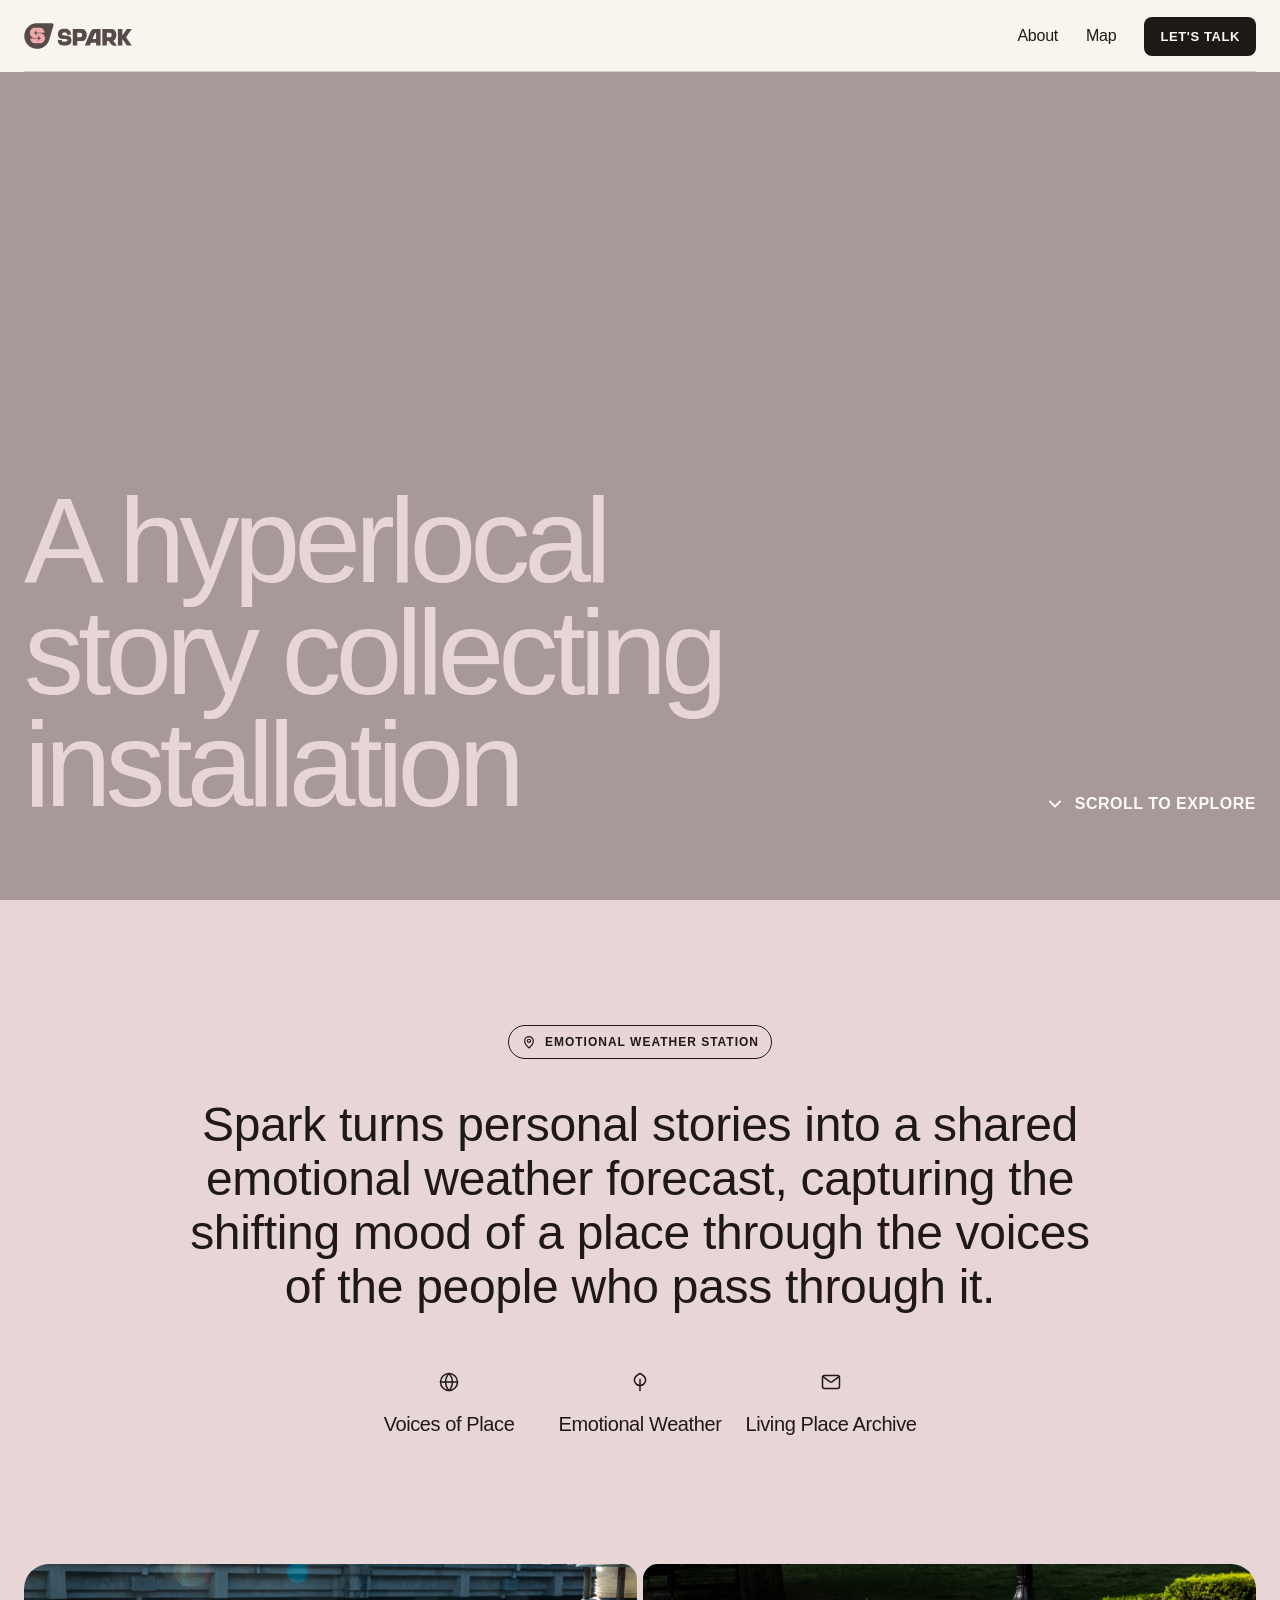
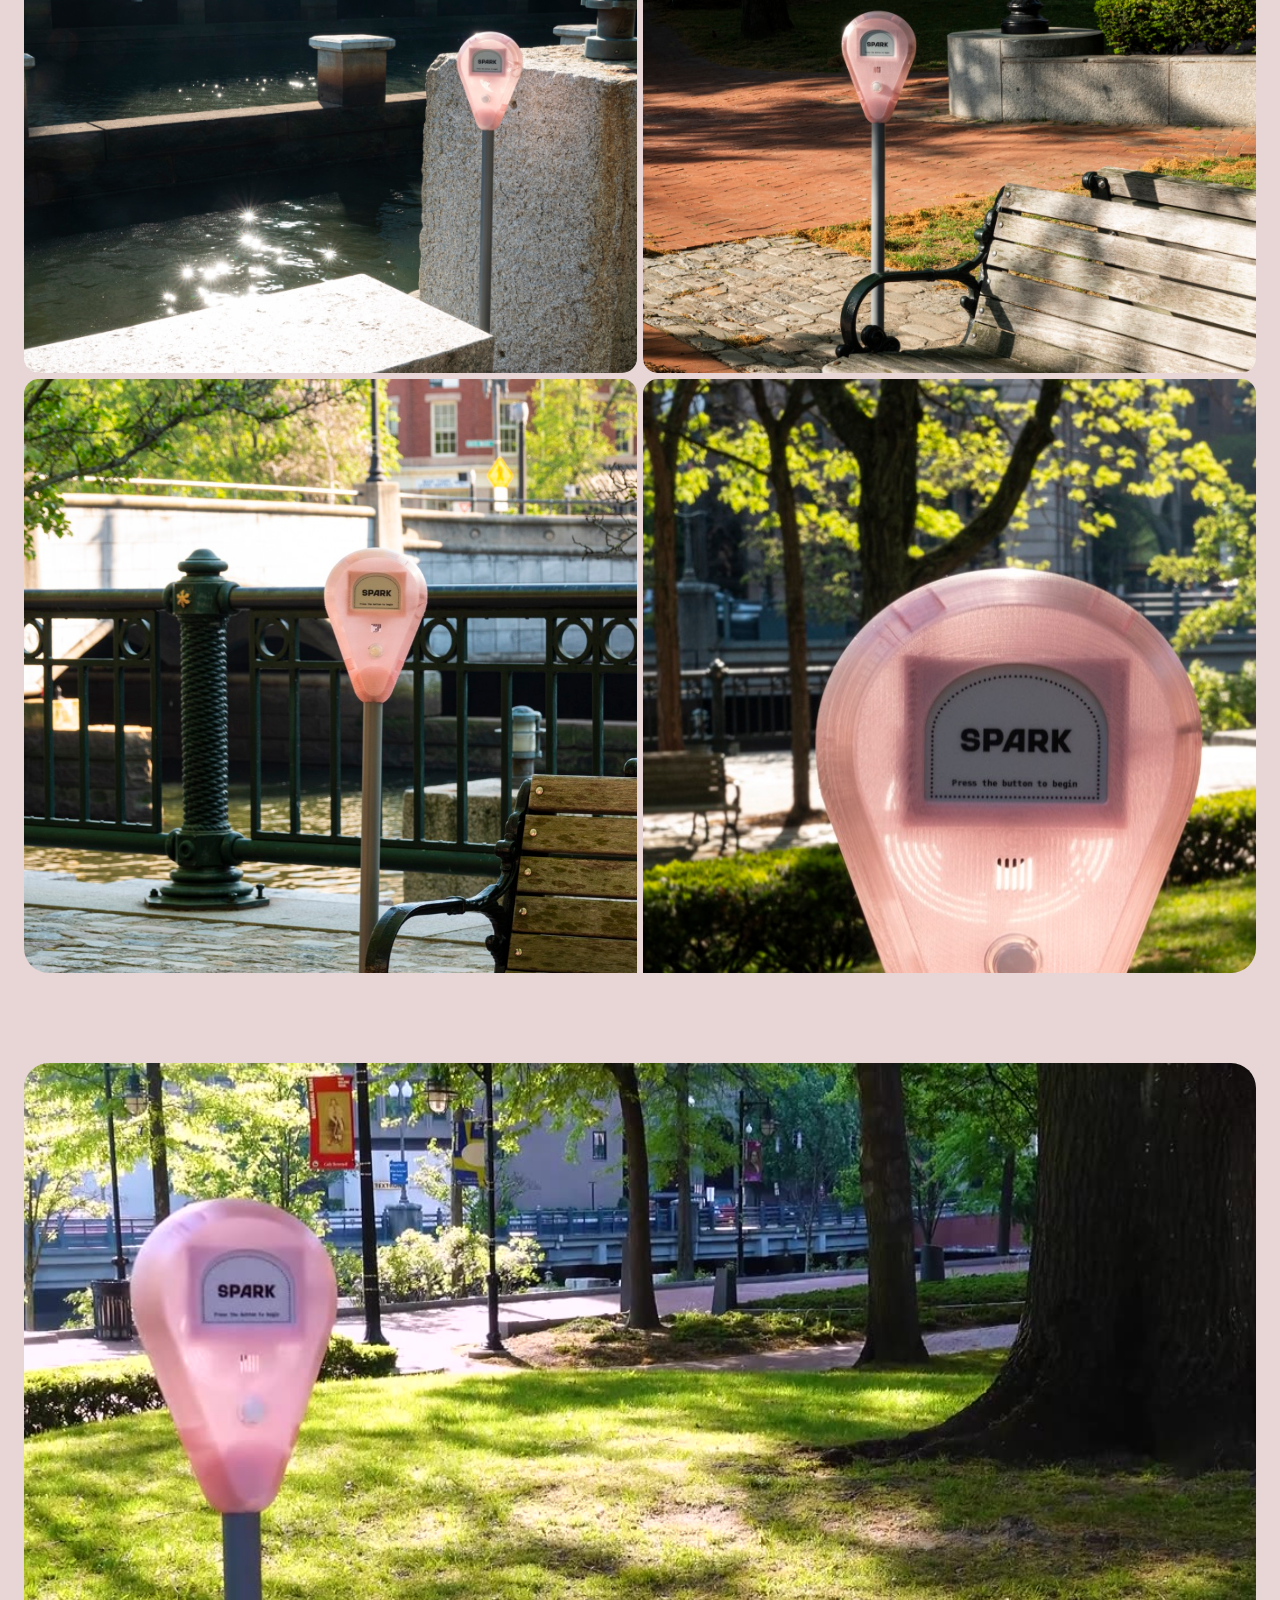
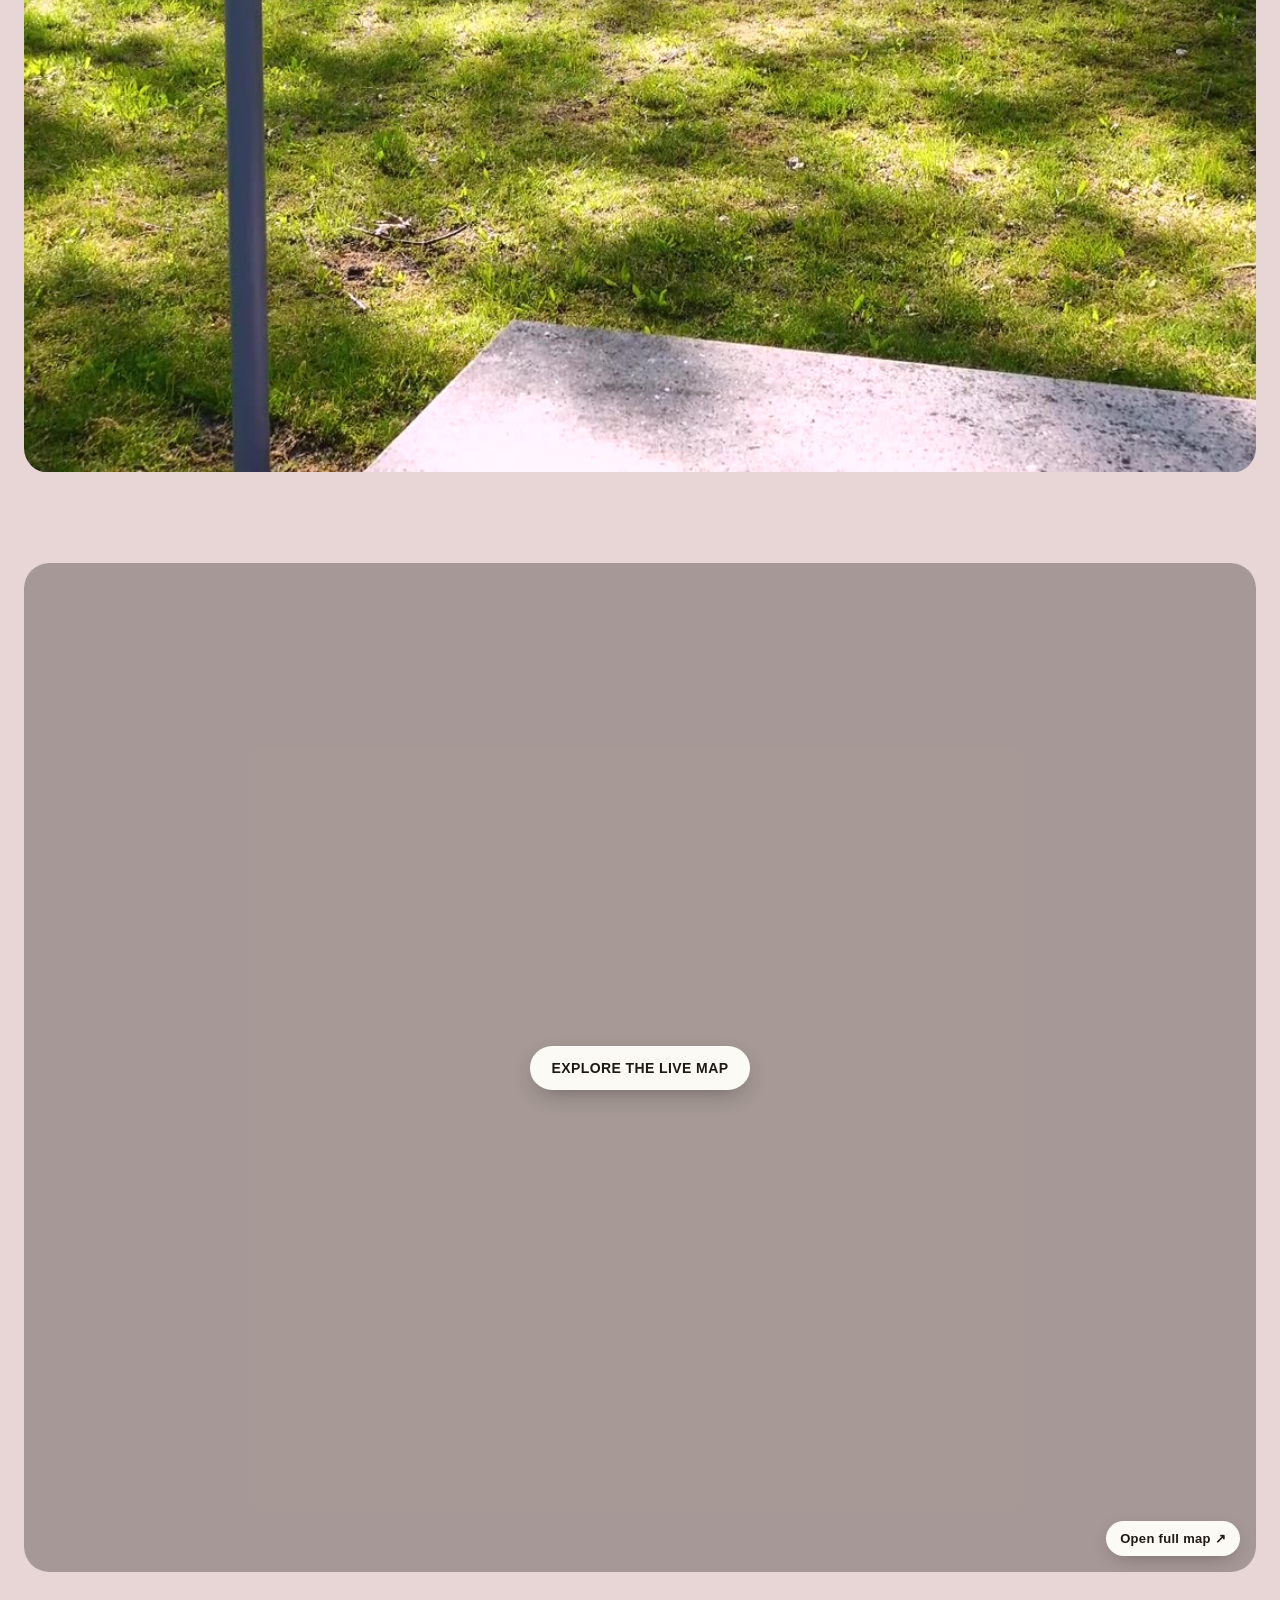
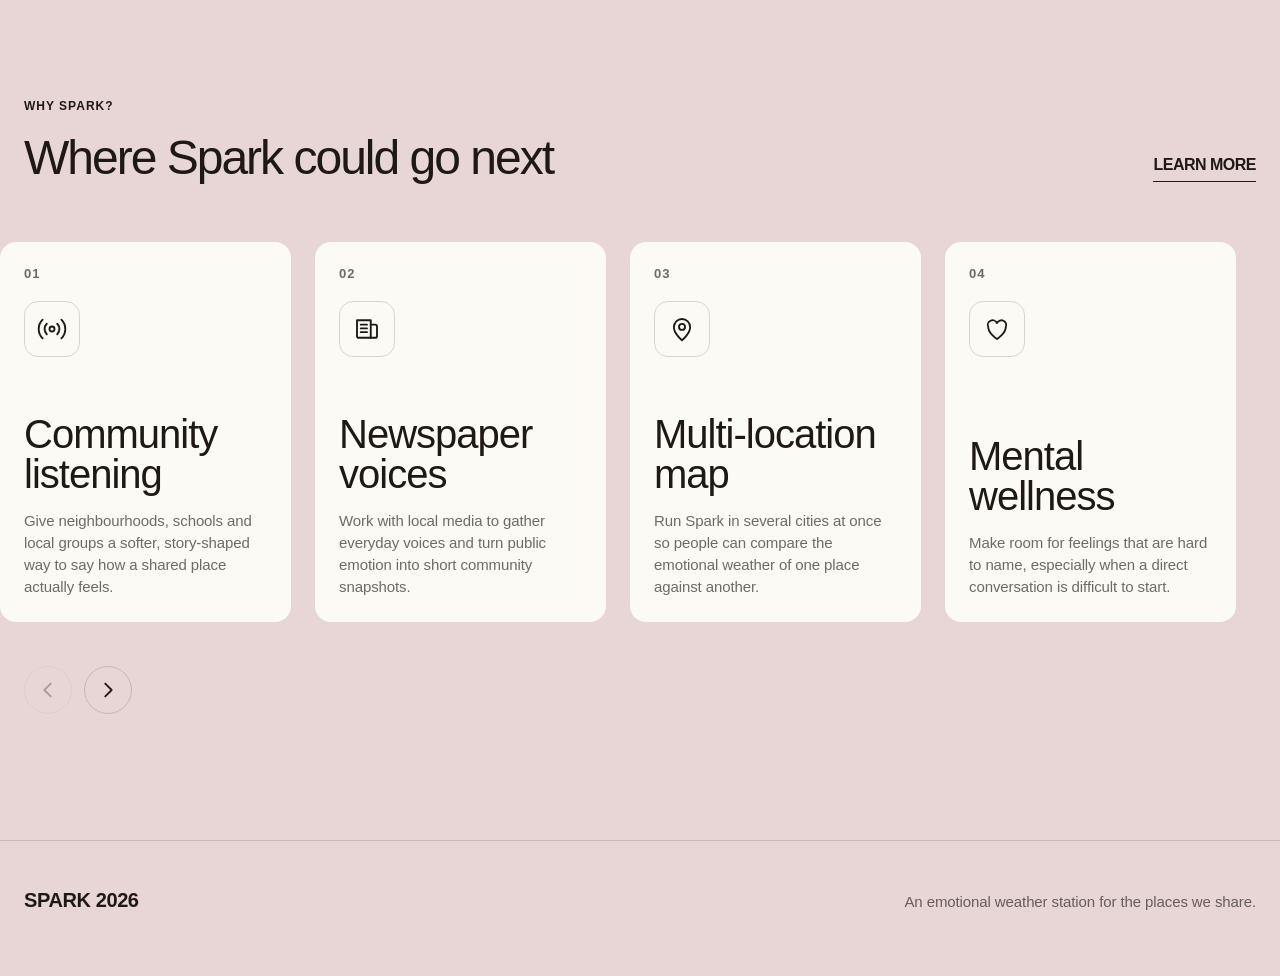
<file: index.html>
<!doctype html>
<html lang="en">
<head>
<meta charset="utf-8">
<meta name="viewport" content="width=device-width, initial-scale=1">
<title>Spark — A hyperlocal story collecting installation</title>
<meta name="description" content="Spark turns personal stories into a shared emotional weather forecast.">
<link rel="icon" href="assets/favicon.svg" type="image/svg+xml">
<link rel="icon" href="assets/favicon-32.png" sizes="32x32" type="image/png">
<link rel="apple-touch-icon" href="assets/apple-touch-icon.png">
<link rel="preconnect" href="https://api.fontshare.com">
<link href="https://api.fontshare.com/v2/css?f[]=switzer@400,500,600&display=swap" rel="stylesheet">
<link rel="stylesheet" href="css/styles.css?v=2">
</head>
<body>

<!-- ══ NAV ══ -->
<header class="nav" id="nav">
  <div class="nav__inner">
    <a class="logo" href="#top" aria-label="Spark home">
      <img src="assets/logo.svg" alt="Spark" width="913" height="219">
    </a>
    <nav class="nav__links">
      <a href="#about">About</a>
      <a href="#map">Map</a>
      <a class="btn btn--solid" href="contact.html">Let's talk</a>
    </nav>
  </div>
</header>

<main id="top">

  <!-- ══ HERO ══════════════════════════════════════════
       Geometry mirrors the original exactly:
       100vh · padding 140/24/80 · content bottom-anchored
       h1 120/112 · ls -6px · wrapper max-width 700px      -->
  <section class="hero">
    <!-- ASSET SLOT: hero video + poster -->
    <video class="hero__media" autoplay muted loop playsinline
           poster="https://framerusercontent.com/images/N6EC83Aw0u6Guzz19ta9KDjndY.png?width=1920">
      <source src="https://framerusercontent.com/assets/PdeyRzwEpdX1VOC1WxVpCm4r6E.mp4" type="video/mp4">
    </video>
    <div class="hero__scrim"></div>

    <div class="hero__inner">
      <div class="hero__row">
        <div class="hero__titleWrap">
          <h1 class="hero__title">A hyperlocal story collecting installation</h1>
        </div>
        <a class="hero__scroll" href="#about">
          <svg viewBox="0 0 24 24" fill="none" aria-hidden="true"><path d="M6 9l6 6 6-6" stroke="currentColor" stroke-width="2.2" stroke-linecap="round" stroke-linejoin="round"/></svg>
          <span>Scroll to explore</span>
        </a>
      </div>
    </div>
  </section>

  <!-- ══ SHEET ═════════════════════════════════════════
       Everything below the hero lives on this sheet. It is
       opaque and sits above the pinned hero, so scrolling
       slides it up over the video with rounded top corners. -->
  <div class="sheet">

  <!-- ══ STATEMENT ══ -->
  <section class="statement" id="about">
    <div class="wrap statement__inner">
      <p class="pill reveal">
        <svg viewBox="0 0 24 24" fill="none" stroke="currentColor" stroke-width="1.8"
             stroke-linecap="round" stroke-linejoin="round" aria-hidden="true">
          <path d="M12 21s6.5-5.4 6.5-10.5a6.5 6.5 0 1 0-13 0C5.5 15.6 12 21 12 21Z"/>
          <circle cx="12" cy="10.3" r="2.4"/>
        </svg>
        Emotional weather station
      </p>

      <h2 class="statement__text reveal">
        Spark turns personal stories into a shared emotional weather forecast,
        capturing the shifting mood of a place through the voices of the people
        who pass through it.
      </h2>

      <ul class="facets reveal">
        <li class="facet">
          <span class="facet__icon" aria-hidden="true">
            <svg viewBox="0 0 24 24" fill="none" stroke="currentColor" stroke-width="1.5"
                 stroke-linecap="round" stroke-linejoin="round">
              <circle cx="12" cy="12" r="8.5"/>
              <path d="M3.5 12h17"/>
              <path d="M12 3.5c2.2 2.3 3.4 5.3 3.4 8.5S14.2 18.2 12 20.5c-2.2-2.3-3.4-5.3-3.4-8.5S9.8 5.8 12 3.5Z"/>
            </svg>
          </span>
          Voices of Place
        </li>
        <li class="facet">
          <span class="facet__icon" aria-hidden="true">
            <svg viewBox="0 0 24 24" fill="none" stroke="currentColor" stroke-width="1.5"
                 stroke-linecap="round" stroke-linejoin="round">
              <path d="M12 3.5c3.4 1.6 5.6 3.4 5.6 6.4A5.6 5.6 0 0 1 12 15.5a5.6 5.6 0 0 1-5.6-5.6c0-3 2.2-4.8 5.6-6.4Z"/>
              <path d="M12 9.5v11"/>
            </svg>
          </span>
          Emotional Weather
        </li>
        <li class="facet">
          <span class="facet__icon" aria-hidden="true">
            <svg viewBox="0 0 24 24" fill="none" stroke="currentColor" stroke-width="1.5"
                 stroke-linecap="round" stroke-linejoin="round">
              <rect x="3.5" y="5.5" width="17" height="13" rx="2"/>
              <path d="m3.9 6.7 7.2 5.2a1.6 1.6 0 0 0 1.8 0l7.2-5.2"/>
            </svg>
          </span>
          Living Place Archive
        </li>
      </ul>
    </div>
  </section>

  <!-- ══ MEDIA PANELS ══ -->
  <section class="panels">

    <figure class="panel">
      <div class="panel__frame collage">
        <img src="assets/collage-1.jpg" alt="Spark installation beside the water" loading="lazy">
        <img src="assets/collage-2.jpg" alt="Spark installation next to a park bench" loading="lazy">
        <img src="assets/collage-3.jpg" alt="Spark installation among the trees" loading="lazy">
        <img src="assets/collage-4.jpg" alt="Spark installation, vertical view" loading="lazy">
      </div>
    </figure>

    <figure class="panel">
      <div class="panel__frame">
        <video autoplay muted loop playsinline poster="assets/panel-poster.jpg">
          <source src="assets/panel.mp4" type="video/mp4">
        </video>
      </div>
    </figure>

    <figure class="panel panel--map" id="map">
      <div class="panel__frame">
        <iframe class="mapEmbed"
                src="https://shellylyf.github.io/spark-map/"
                title="Spark — live emotional weather map"
                loading="lazy" allow="geolocation"
                referrerpolicy="no-referrer-when-downgrade"></iframe>

        <!-- Click-to-activate: keeps the map's scroll-zoom from
             hijacking the page scroll until the visitor opts in. -->
        <button class="mapGate" type="button">
          <span class="mapGate__label">Explore the live map</span>
        </button>

        <a class="mapEmbed__open" href="https://shellylyf.github.io/spark-map/"
           target="_blank" rel="noopener">Open full map &#8599;</a>
      </div>
    </figure>

  </section>

  <!-- ══ WHY SPARK / CAROUSEL ══ -->
  <section class="next">
    <div class="wrap next__head">
      <div>
        <p class="eyebrow reveal">Why Spark?</p>
        <h2 class="next__title reveal">Where Spark could go next</h2>
      </div>
      <a class="learn reveal" href="#">Learn more</a>
    </div>

    <div class="carousel">
      <div class="carousel__track" id="track"><!-- cards injected by js/main.js --></div>
      <div class="wrap carousel__nav">
        <button class="arrow" data-dir="-1" aria-label="Previous">
          <svg viewBox="0 0 24 24" fill="none"><path d="M15 5l-7 7 7 7" stroke="currentColor" stroke-width="2" stroke-linecap="round" stroke-linejoin="round"/></svg>
        </button>
        <button class="arrow" data-dir="1" aria-label="Next">
          <svg viewBox="0 0 24 24" fill="none"><path d="M9 5l7 7-7 7" stroke="currentColor" stroke-width="2" stroke-linecap="round" stroke-linejoin="round"/></svg>
        </button>
      </div>
    </div>
  </section>

  </div><!-- /.sheet -->
</main>

<footer class="foot">
  <div class="wrap foot__inner">
    <span class="logo__word">SPARK 2026</span>
    <p>An emotional weather station for the places we share.</p>
  </div>
</footer>

<script src="js/main.js?v=2"></script>
</body>
</html>
</file>
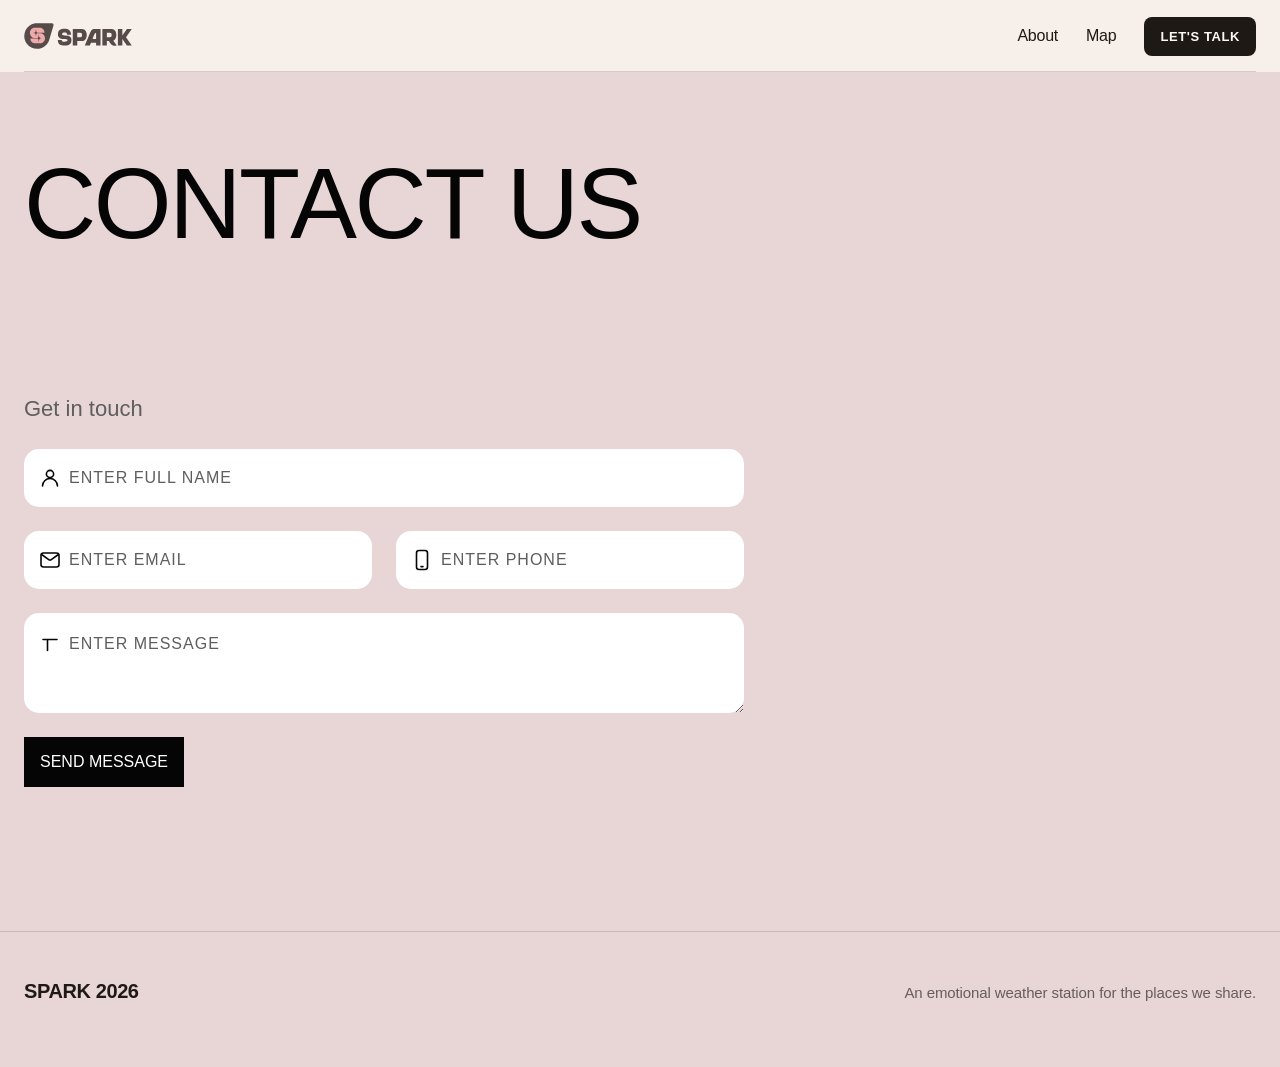
<file: contact.html>
<!doctype html>
<html lang="en">
<head>
<meta charset="utf-8">
<meta name="viewport" content="width=device-width, initial-scale=1">
<title>Contact — Spark</title>
<meta name="description" content="Get in touch with the Spark team.">
<link rel="icon" href="assets/favicon.svg" type="image/svg+xml">
<link rel="icon" href="assets/favicon-32.png" sizes="32x32" type="image/png">
<link rel="apple-touch-icon" href="assets/apple-touch-icon.png">
<link rel="preconnect" href="https://api.fontshare.com">
<link href="https://api.fontshare.com/v2/css?f[]=switzer@400,500,600&display=swap" rel="stylesheet">
<link rel="stylesheet" href="css/styles.css?v=2">
</head>
<body class="page-contact">

<header class="nav" id="nav">
  <div class="nav__inner">
    <a class="logo" href="index.html" aria-label="Spark home">
      <img src="assets/logo.svg" alt="Spark" width="913" height="219">
    </a>
    <nav class="nav__links">
      <a href="index.html#about">About</a>
      <a href="index.html#map">Map</a>
      <a class="btn btn--solid" href="contact.html" aria-current="page">Let's talk</a>
    </nav>
  </div>
</header>

<main class="contact">
  <div class="wrap">
    <h1 class="contact__title">Contact us</h1>

    <h2 class="contact__lede">Get in touch</h2>

    <!-- Wire FORM_ENDPOINT in js/contact.js to post somewhere.
         With it unset, submitting opens the visitor's mail client. -->
    <form class="cform" id="cform" novalidate>

      <div class="field">
        <span class="field__icon" aria-hidden="true">
          <svg viewBox="0 0 24 24" fill="none" stroke="currentColor" stroke-width="1.6"
               stroke-linecap="round" stroke-linejoin="round">
            <circle cx="12" cy="8" r="3.6"/>
            <path d="M4.5 20a7.5 7.5 0 0 1 15 0"/>
          </svg>
        </span>
        <input id="name" name="name" type="text" autocomplete="name"
               placeholder="ENTER FULL NAME" required>
        <label class="sr-only" for="name">Full name</label>
      </div>

      <div class="cform__row">
        <div class="field">
          <span class="field__icon" aria-hidden="true">
            <svg viewBox="0 0 24 24" fill="none" stroke="currentColor" stroke-width="1.6"
                 stroke-linecap="round" stroke-linejoin="round">
              <rect x="3" y="5" width="18" height="14" rx="2.5"/>
              <path d="m3.6 6.5 7.5 5.3a1.6 1.6 0 0 0 1.8 0l7.5-5.3"/>
            </svg>
          </span>
          <input id="email" name="email" type="email" autocomplete="email"
                 placeholder="ENTER EMAIL" required>
          <label class="sr-only" for="email">Email</label>
        </div>

        <div class="field">
          <span class="field__icon" aria-hidden="true">
            <svg viewBox="0 0 24 24" fill="none" stroke="currentColor" stroke-width="1.6"
                 stroke-linecap="round" stroke-linejoin="round">
              <rect x="6.5" y="2.5" width="11" height="19" rx="2.5"/>
              <path d="M11 18.6h2"/>
            </svg>
          </span>
          <input id="phone" name="phone" type="tel" autocomplete="tel"
                 placeholder="ENTER PHONE">
          <label class="sr-only" for="phone">Phone (optional)</label>
        </div>
      </div>

      <div class="field field--area">
        <span class="field__icon" aria-hidden="true">
          <svg viewBox="0 0 24 24" fill="none" stroke="currentColor" stroke-width="1.6"
               stroke-linecap="round" stroke-linejoin="round">
            <path d="M5 6.5h14M9.5 6.5v11"/>
          </svg>
        </span>
        <textarea id="message" name="message" rows="4"
                  placeholder="ENTER MESSAGE" required></textarea>
        <label class="sr-only" for="message">Message</label>
      </div>

      <p class="cform__error" id="cformError" role="alert" hidden></p>

      <button class="cbtn" type="submit">Send message</button>

      <p class="cform__ok" id="cformOk" role="status" hidden>
        Thanks — your message is on its way.
      </p>
    </form>
  </div>
</main>

<footer class="foot">
  <div class="wrap foot__inner">
    <span class="logo__word">SPARK 2026</span>
    <p>An emotional weather station for the places we share.</p>
  </div>
</footer>

<script src="js/contact.js?v=2"></script>
</body>
</html>
</file>
<file: css/styles.css>
/* ═══ TOKENS ═══════════════════════════════════════════ */
:root{
  --ink:#1F1915;
  --blush:#E7D6D5;
  --cream:#FCFAF5;
  --nav-bg:rgba(255,253,246,.64);
  --hairline:rgba(31,25,21,.16);
  --muted:rgba(31,25,21,.64);

  /* Original container: max-width 1800px border-box, 24px gutters */
  --wrap:1800px;
  --gutter:24px;
  --nav-h:72px;
  --radius:16px;
  --card-radius:25px;

  /* Hero — measured off the original, fixed (not fluid) */
  --hero-size:120px;
  --hero-leading:112px;
  --hero-track:-6px;
  --hero-measure:700px;
  --hero-pad-top:140px;
  --hero-pad-bottom:80px;

  --ease:cubic-bezier(.22,.61,.36,1);
  --font:"Switzer","Switzer Placeholder",-apple-system,BlinkMacSystemFont,"Segoe UI",sans-serif;
}

/* ═══ RESET ════════════════════════════════════════════ */
*,*::before,*::after{box-sizing:border-box}
html{-webkit-text-size-adjust:100%;scroll-behavior:smooth}
body{
  margin:0;background:var(--blush);color:var(--ink);
  font-family:var(--font);font-weight:400;
  -webkit-font-smoothing:antialiased;overflow-x:clip;
}
img,video{display:block;max-width:100%}
h1,h2,h3,p{margin:0}
a{color:inherit;text-decoration:none}
button{font:inherit;color:inherit;background:none;border:0;cursor:pointer}

.wrap{width:100%;max-width:var(--wrap);margin-inline:auto;padding-inline:var(--gutter)}

.eyebrow{font-size:12px;line-height:16px;font-weight:600;letter-spacing:1px;text-transform:uppercase}

/* ═══ NAV ══════════════════════════════════════════════ */
.nav{
  position:fixed;inset:0 0 auto;z-index:100;height:var(--nav-h);
  background:var(--nav-bg);
  backdrop-filter:blur(16px);-webkit-backdrop-filter:blur(16px);
  transition:background .3s var(--ease);
}
.nav::after{content:"";position:absolute;left:var(--gutter);right:var(--gutter);bottom:0;height:1px;background:var(--hairline)}
.nav__inner{
  height:100%;max-width:var(--wrap);margin-inline:auto;padding-inline:var(--gutter);
  display:flex;align-items:center;justify-content:space-between;gap:24px;
}
.logo{display:flex;align-items:center;gap:8px}
.logo__mark{width:26px;height:26px;border-radius:7px;background:#D8503C;color:var(--cream);display:grid;place-items:center;flex:none}
.logo__mark svg{width:15px;height:15px}
.logo img{height:26px;width:auto}          /* if you drop in a logo file */
.logo__word{font-size:20px;font-weight:600;letter-spacing:-.4px}
.nav__links{display:flex;align-items:center;gap:28px}
/* About / Map — matches the original: 16/24, weight 500, full ink */
.nav__links a:not(.btn){
  font-size:16px;line-height:24px;font-weight:500;letter-spacing:-.25px;
  color:var(--ink);transition:opacity .2s;
}
.nav__links a:not(.btn):hover{opacity:.65}

.btn--solid{
  background:var(--ink);color:var(--cream);padding:12px 16px;border-radius:8px;
  font-size:13px;font-weight:600;letter-spacing:.6px;text-transform:uppercase;
  transition:transform .2s var(--ease),opacity .2s;
}
.btn--solid:hover{transform:translateY(-1px);opacity:.9}

/* ═══ HERO ═════════════════════════════════════════════
   Structure mirrors the original:
   100vh → padding 140/24/80 → column, bottom-anchored
        → row, space-between, align-items:flex-end        */
/* Pinned: the hero holds still while .sheet rises over it */
.hero{position:sticky;top:0;z-index:0;height:100vh;overflow:hidden}

/* The opaque sheet carrying everything below the hero */
.sheet{
  position:relative;z-index:1;
  background:var(--blush);
  border-radius:16px 16px 0 0;
}
.hero__media{position:absolute;inset:0;width:100%;height:100%;object-fit:cover}
.hero__scrim{position:absolute;inset:0;background:rgba(31,25,21,.32)}

.hero__inner{
  position:relative;height:100%;
  max-width:var(--wrap);margin-inline:auto;
  padding:var(--hero-pad-top) var(--gutter) var(--hero-pad-bottom);
  display:flex;flex-direction:column;justify-content:flex-end;
}
.hero__row{display:flex;justify-content:space-between;align-items:flex-end;gap:32px}
.hero__titleWrap{flex:1 0 0;max-width:var(--hero-measure)}

.hero__title{
  font-size:var(--hero-size);
  line-height:var(--hero-leading);
  letter-spacing:var(--hero-track);
  font-weight:500;
  color:var(--blush);
  text-wrap:balance;
  animation:rise 1s var(--ease) both;
}
.hero__scroll{
  flex:none;display:flex;align-items:center;gap:10px;color:var(--cream);
  font-size:16px;font-weight:600;letter-spacing:.5px;text-transform:uppercase;
  padding-bottom:6px;
  animation:rise 1s .3s var(--ease) both;
}
.hero__scroll svg{width:20px;height:20px;animation:nudge 2s infinite var(--ease)}

@keyframes rise{from{opacity:0;transform:translateY(24px)}to{opacity:1;transform:none}}
@keyframes nudge{0%,100%{transform:translateY(0)}50%{transform:translateY(5px)}}

/* ═══ STATEMENT ════════════════════════════════════════ */
.statement{padding:clamp(96px,14vh,160px) 0}
.statement__inner{display:flex;flex-direction:column;align-items:center;text-align:center}

.pill{
  display:inline-flex;align-items:center;gap:8px;
  padding:8px 12px;border-radius:24px;
  outline:1.5px solid var(--ink);outline-offset:0;
  font-size:12px;line-height:16px;font-weight:600;
  letter-spacing:1px;text-transform:uppercase;
  margin-bottom:40px;
}
.pill svg{width:16px;height:16px;flex:none}

.statement__text{
  max-width:924px;
  font-size:clamp(28px,4vw,48px);line-height:1.125;
  font-weight:500;letter-spacing:-.3px;
}

.facets{
  display:flex;justify-content:center;gap:12px;
  list-style:none;margin:56px 0 0;padding:0;
}
.facet{
  width:179px;
  display:flex;flex-direction:column;align-items:center;gap:16px;
  font-size:20px;line-height:28px;font-weight:500;letter-spacing:-.4px;
}
.facet__icon{display:grid;place-items:center;width:24px;height:24px}
.facet__icon svg{width:24px;height:24px}

/* ═══ MEDIA PANELS ═════════════════════════════════════ */
.panels{padding-bottom:clamp(96px,14vh,160px)}
.panel{
  max-width:var(--wrap);margin:0 auto clamp(64px,10vh,120px);
  padding-inline:var(--gutter);
}
.panel:last-child{margin-bottom:0}
.panel__frame{
  position:relative;aspect-ratio:1218/998;
  border-radius:var(--card-radius);overflow:hidden;
  background:rgba(31,25,21,.06);
}
.panel__frame > img,
.panel__frame > video{width:100%;height:100%;object-fit:cover}

/* four rounded tiles, as in the original */
.collage{display:grid;grid-template-columns:1fr 1fr;grid-template-rows:1fr 1fr;gap:6px;background:none}
.collage img{width:100%;height:100%;object-fit:cover;border-radius:15px}

/* ═══ MAP EMBED ═══════════════════════════════════════ */
.mapEmbed{width:100%;height:100%;border:0;display:block}

/* Gate sits over the map until clicked, so wheel events keep
   scrolling the page instead of zooming the map. */
.mapGate{
  position:absolute;inset:0;z-index:2;
  display:grid;place-items:center;
  background:rgba(31,25,21,.28);
  backdrop-filter:blur(1.5px);-webkit-backdrop-filter:blur(1.5px);
  border:0;cursor:pointer;
  transition:opacity .35s var(--ease),visibility .35s;
}
.mapGate[hidden]{display:none}
.mapGate.is-off{opacity:0;visibility:hidden;pointer-events:none}
.mapGate__label{
  padding:14px 22px;border-radius:999px;
  background:var(--cream);color:var(--ink);
  font-size:14px;font-weight:600;letter-spacing:.4px;text-transform:uppercase;
  box-shadow:0 8px 24px -8px rgba(31,25,21,.45);
  transition:transform .25s var(--ease);
}
.mapGate:hover .mapGate__label{transform:translateY(-2px)}

.mapEmbed__open{
  position:absolute;z-index:3;right:16px;bottom:16px;
  padding:10px 14px;border-radius:999px;
  background:var(--cream);color:var(--ink);
  font-size:13px;font-weight:600;letter-spacing:.3px;
  box-shadow:0 6px 20px -8px rgba(31,25,21,.45);
  transition:transform .2s var(--ease),opacity .2s;
}
.mapEmbed__open:hover{transform:translateY(-2px)}

/* ═══ WHY SPARK ════════════════════════════════════════ */
.next{padding-bottom:clamp(96px,14vh,160px)}
.next__head{display:flex;align-items:flex-end;justify-content:space-between;gap:32px;margin-bottom:56px}
.next .eyebrow{margin-bottom:20px}
.next__title{font-size:clamp(32px,4vw,48px);line-height:1;font-weight:500;letter-spacing:-2px}
.learn{
  flex:none;font-size:16px;line-height:24px;font-weight:600;
  letter-spacing:-.5px;text-transform:uppercase;
  padding-bottom:4px;border-bottom:1.5px solid var(--ink);transition:opacity .2s;
}
.learn:hover{opacity:.6}

/* ═══ CAROUSEL ═════════════════════════════════════════ */
.carousel{position:relative}
.carousel__track{
  display:flex;gap:24px;overflow-x:auto;
  scroll-snap-type:x mandatory;scroll-behavior:smooth;scrollbar-width:none;
  padding:4px max(var(--gutter),calc((100vw - var(--wrap))/2 + var(--gutter)));
}
.carousel__track::-webkit-scrollbar{display:none}
.card{
  flex:none;width:291px;height:380px;scroll-snap-align:start;
  background:var(--cream);border-radius:var(--radius);padding:24px;
  display:flex;flex-direction:column;justify-content:space-between;
  transition:transform .35s var(--ease);
}
.card:hover{transform:translateY(-6px)}
.card__top{display:flex;flex-direction:column;align-items:flex-start;gap:20px}
.card__num{font-size:13px;font-weight:600;letter-spacing:1px;color:var(--muted)}
.card__icon{
  width:56px;height:56px;flex:none;
  display:grid;place-items:center;
  border:1.5px solid var(--hairline);border-radius:14px;
  color:var(--ink);
  transition:background .3s var(--ease),color .3s var(--ease),border-color .3s var(--ease);
}
.card__icon svg{width:30px;height:30px}
.card:hover .card__icon{background:var(--ink);color:var(--cream);border-color:var(--ink)}
.card__title{font-size:40px;line-height:40px;font-weight:500;letter-spacing:-1px;margin-bottom:16px}
.card__body{font-size:15px;line-height:22px;color:var(--muted);letter-spacing:-.1px}

.carousel__nav{display:flex;gap:12px;margin-top:40px}
.arrow{width:48px;height:48px;border-radius:50%;border:1.5px solid var(--hairline);display:grid;place-items:center;
  transition:background .2s,color .2s,border-color .2s,opacity .2s}
.arrow svg{width:22px;height:22px}
.arrow:hover:not(:disabled){background:var(--ink);color:var(--cream);border-color:var(--ink)}
.arrow:disabled{opacity:.3;cursor:default}

/* ═══ FOOTER ═══════════════════════════════════════════ */
.foot{border-top:1px solid var(--hairline);padding:48px 0 64px}
.foot__inner{display:flex;align-items:baseline;justify-content:space-between;gap:24px;flex-wrap:wrap}
.foot p{font-size:15px;color:var(--muted);letter-spacing:-.1px}

/* ═══ SCROLL REVEAL ════════════════════════════════════ */
.reveal{opacity:0;transform:translateY(28px);transition:opacity .8s var(--ease),transform .8s var(--ease)}
.reveal.is-in{opacity:1;transform:none}

/* ═══ RESPONSIVE ═══════════════════════════════════════
   The original keeps the h1 at a fixed 120px everywhere,
   which overflows on narrow screens. These two steps are
   the one deliberate deviation — delete them for a 1:1
   match with the original's behaviour.                   */
@media (max-width:1000px){
  :root{--hero-size:84px;--hero-leading:80px;--hero-track:-4px;--hero-measure:560px;--hero-pad-top:120px}
}
@media (max-width:640px){
  :root{--gutter:20px;--hero-size:52px;--hero-leading:50px;--hero-track:-2px;--hero-pad-bottom:56px}
  .nav__links{gap:16px}
  .nav__links a:not(.btn){display:none}
  .hero__row{flex-direction:column;align-items:flex-start;gap:28px}
  .hero__scroll{font-size:13px}
  .collage{gap:4px}
  .facets{flex-direction:column;gap:28px;margin-top:44px}
  .facet{width:auto}
  .card{width:260px;height:348px}
  .card__title{font-size:32px;line-height:34px}
}

@media (prefers-reduced-motion:reduce){
  html{scroll-behavior:auto}
  *{animation:none!important;transition-duration:.01ms!important}
  .reveal{opacity:1;transform:none}
  .hero{position:static}
}

/* ═══ CONTACT PAGE ═════════════════════════════════════
   Measured off /contact on the original:
   title 100/110 ls -2.4 uppercase · lede 22/30.8 #5E5E5E
   field 720x58 r15 white, pad-left 45 · gaps 24
   button 150x50, square, #050505                        */
:root{
  --c-ink:#050505;
  --c-muted:#5E5E5E;
  --c-field:#fff;
  --c-form:720px;
}

/* 68px matched the original, but its title block renders 43px
   taller, so the heading sat right under the fixed nav here. */
.contact{padding:calc(var(--nav-h) + 76px) 0 clamp(96px,16vh,180px)}

.contact__title{
  max-width:var(--c-form);
  font-size:clamp(44px,7.9vw,100px);
  line-height:1.1;
  font-weight:500;
  letter-spacing:-2.4px;
  text-transform:uppercase;
  color:var(--c-ink);
}
.contact__lede{
  margin-top:136px;   /* 93 + the 43px the original's title block carries */
  font-size:22px;line-height:1.4;font-weight:400;
  letter-spacing:normal;color:var(--c-muted);
}

/* ── form ── */
.cform{max-width:var(--c-form);margin-top:24px;display:flex;flex-direction:column;gap:24px}
.cform__row{display:grid;grid-template-columns:1fr 1fr;gap:24px}

.field{position:relative;background:var(--c-field);border-radius:15px}
.field__icon{
  position:absolute;left:14px;top:17px;
  width:24px;height:24px;color:var(--c-ink);pointer-events:none;
}
.field--area .field__icon{top:20px}
.field__icon svg{width:24px;height:24px;display:block}

.field input,
.field textarea{
  width:100%;
  padding:20px 20px 20px 45px;
  border:0;background:none;border-radius:15px;
  font-family:var(--font);
  font-size:16px;line-height:18px;letter-spacing:1px;
  color:var(--c-ink);
  outline:0;
}
.field input{height:58px}
.field textarea{display:block;height:100px;resize:vertical;line-height:22px}
.field input::placeholder,
.field textarea::placeholder{color:var(--c-muted);opacity:1}
.field:focus-within{outline:2px solid var(--c-ink);outline-offset:2px}
.field.is-bad{outline:2px solid #C0392B;outline-offset:2px}

.cbtn{
  align-self:flex-start;
  min-width:150px;height:50px;padding:16px;
  background:var(--c-ink);color:#fff;
  border-radius:0;
  font-size:16px;line-height:18px;font-weight:400;
  text-transform:uppercase;letter-spacing:normal;
  transition:opacity .2s var(--ease),transform .2s var(--ease);
}
.cbtn:hover{opacity:.85;transform:translateY(-1px)}
.cbtn[disabled]{opacity:.5;cursor:default;transform:none}

.cform__error{color:#C0392B;font-size:15px;letter-spacing:-.1px}
.cform__ok{color:var(--c-ink);font-size:16px;letter-spacing:-.1px}
.cform__error[hidden],.cform__ok[hidden]{display:none}

.sr-only{
  position:absolute;width:1px;height:1px;padding:0;margin:-1px;
  overflow:hidden;clip:rect(0 0 0 0);white-space:nowrap;border:0;
}

@media (max-width:640px){
  .contact{padding-top:calc(var(--nav-h) + 24px)}
  .contact__lede{margin-top:56px;font-size:19px}
  .cform__row{grid-template-columns:1fr}
  .cbtn{width:100%}
}
</file>
